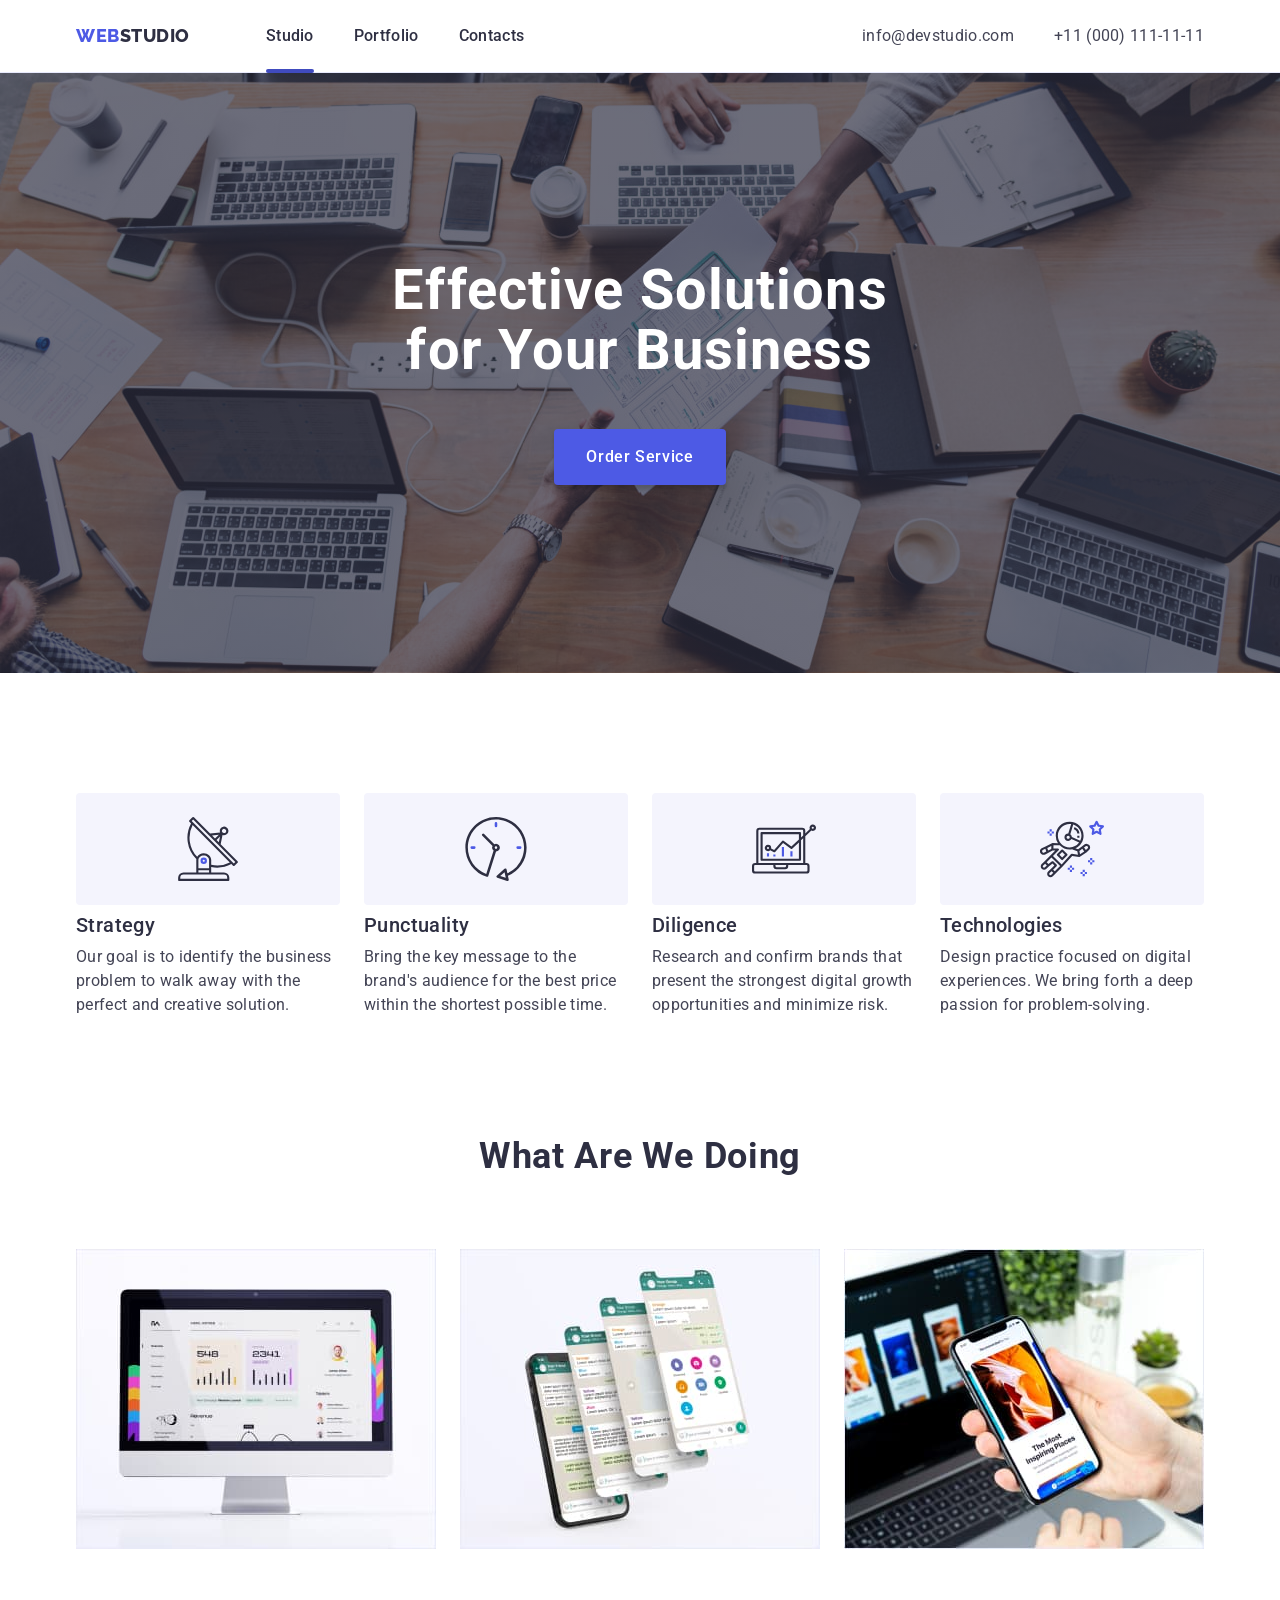
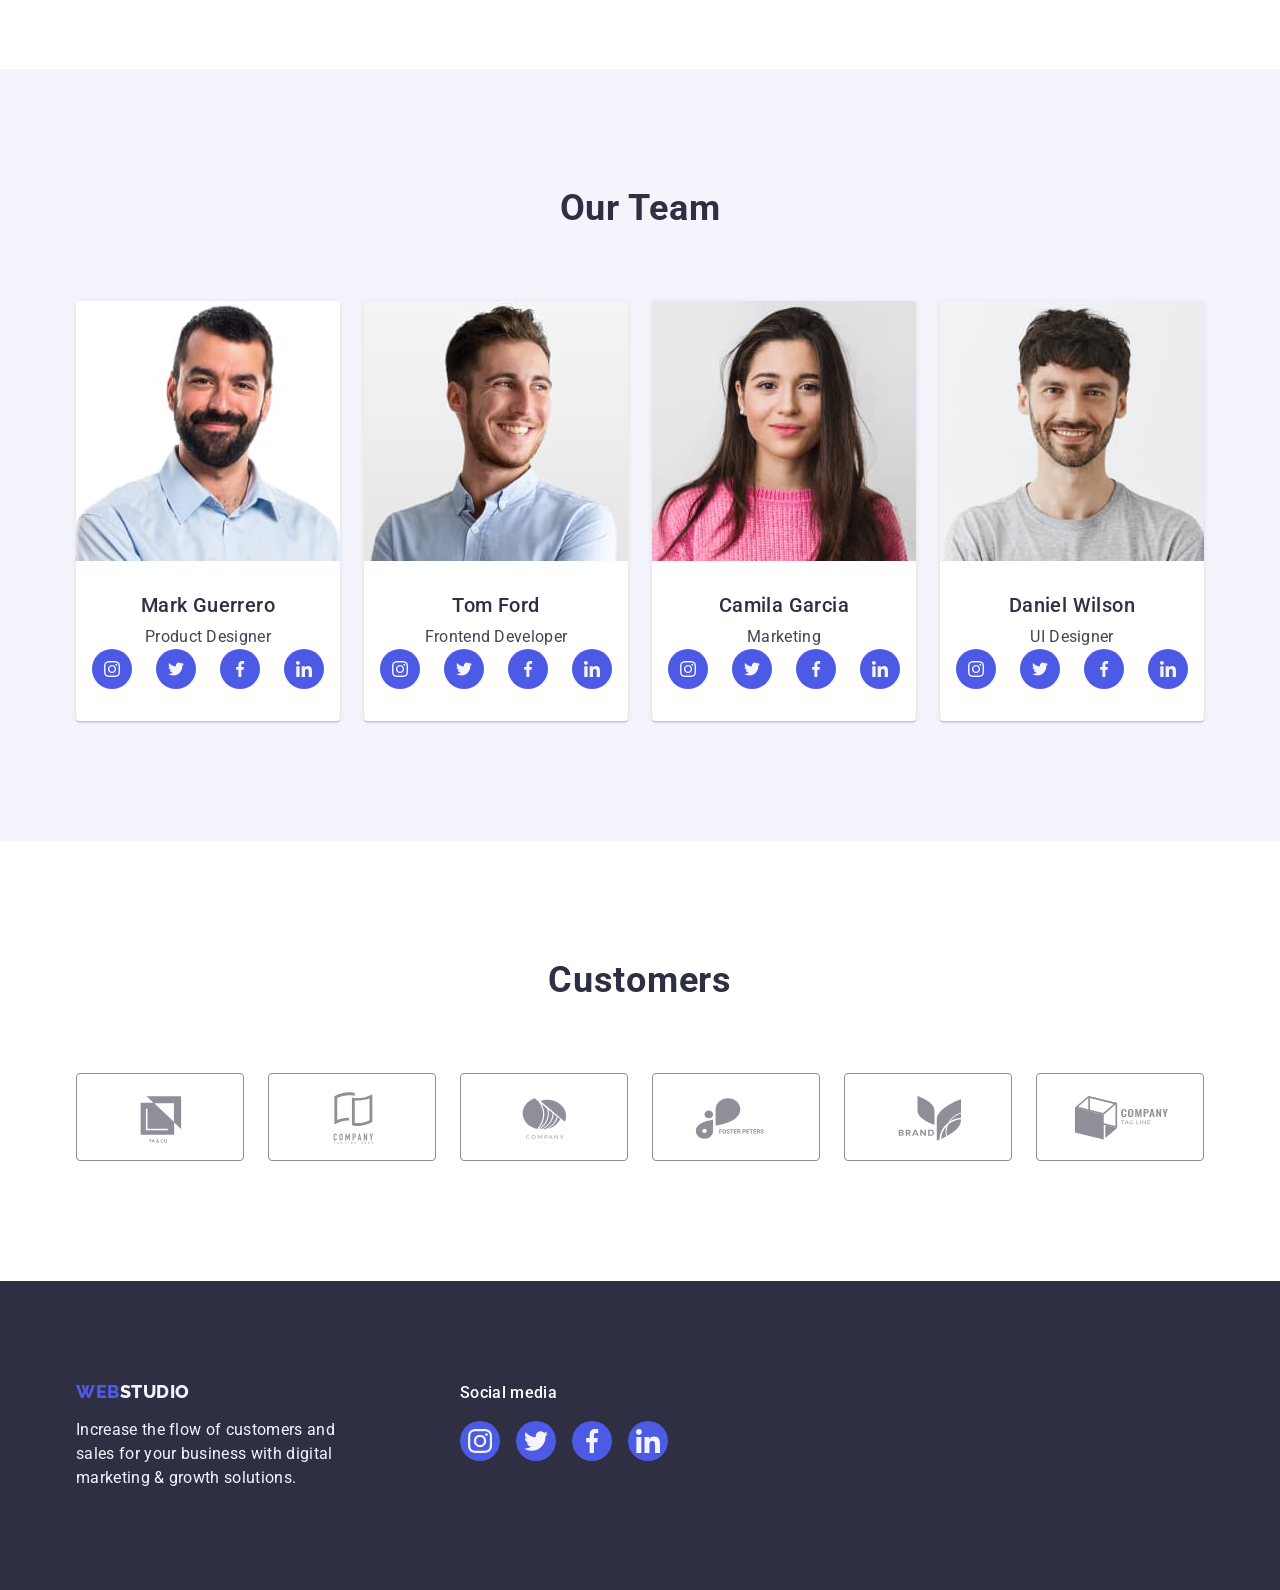
<file: index.html>
<!DOCTYPE html>
<html lang="en">
  <head>
    <meta charset="UTF-8" />
    <meta name="viewport" content="width=device-width, initial-scale=1.0" />
    <title>WebStudio</title>
    <link rel="preconnect" href="https://fonts.googleapis.com" />
    <link rel="preconnect" href="https://fonts.gstatic.com" crossorigin />
    <link
      href="https://fonts.googleapis.com/css2?family=Raleway:wght@800&family=Roboto:wght@400;500;700;900&display=swap"
      rel="stylesheet"
    />
    <link
      rel="stylesheet"
      href="https://cdnjs.cloudflare.com/ajax/libs/modern-normalize/2.0.0/modern-normalize.min.css"
    />
    <link rel="stylesheet" href="./css/style.css" />
  </head>
  <body>
    <header class="header">
      <div class="container header__container">
        <nav class="header__menu">
          <a href="./index.html" class="logo link">Web<span class="logo__part">Studio</span></a>
          <ul class="menu__list list">
            <li class="menu__list-item">
              <a href="./index.html" class="menu__list-link link current">Studio</a>
            </li>
            <li class="menu__list-item">
              <a href="./portfolio.html" class="menu__list-link link">Portfolio</a>
            </li>
            <li class="menu__list-item">
              <a href="" class="menu__list-link link">Contacts</a>
            </li>
          </ul>
        </nav>
        <address class="address">
          <ul class="address__list list">
            <li class="address__list-item">
              <a href="mailto:info@devstudio.com" class="address-link link">info@devstudio.com</a>
            </li>
            <li class="address__list-item">
              <a href="tel:+110001111111" class="address-link link">+11 (000) 111-11-11</a>
            </li>
          </ul>
        </address>
      </div>
    </header>

    <main class="main">
      <section class="banner section">
        <div class="container banner__container">
          <h1 class="main__title">Effective Solutions for Your Business</h1>
          <button type="button" class="main__btn" data-modal-open>Order Service</button>
        </div>
      </section>

      <section class="benefits section">
        <div class="container benefits__container">
          <h2 class="benefits__title visually-hidden">Benefits</h2>
          <ul class="benefits__list list">
            <li class="benefits__list-item">
              <div class="benefits__item-box">
                <svg class="benefits__item-svg" width="64" height="64">
                  <use href="./images/icons.svg#icon-antenna"></use>
                </svg>
              </div>
              <h3 class="benefits__item-title">Strategy</h3>
              <p class="benefits__item-text">
                Our goal is to identify the business problem to walk away with the perfect and
                creative solution.
              </p>
            </li>
            <li class="benefits__list-item">
              <div class="benefits__item-box">
                <svg class="benefits__item-svg" width="64" height="64">
                  <use href="./images/icons.svg#icon-clock"></use>
                </svg>
              </div>
              <h3 class="benefits__item-title">Punctuality</h3>
              <p class="benefits__item-text">
                Bring the key message to the brand's audience for the best price within the shortest
                possible time.
              </p>
            </li>
            <li class="benefits__list-item">
              <div class="benefits__item-box">
                <svg class="benefits__item-svg" width="64" height="64">
                  <use href="./images/icons.svg#icon-diagram"></use>
                </svg>
              </div>
              <h3 class="benefits__item-title">Diligence</h3>
              <p class="benefits__item-text">
                Research and confirm brands that present the strongest digital growth opportunities
                and minimize risk.
              </p>
            </li>
            <li class="benefits__list-item">
              <div class="benefits__item-box">
                <svg class="benefits__item-svg" width="64" height="64">
                  <use href="./images/icons.svg#icon-astronaut"></use>
                </svg>
              </div>
              <h3 class="benefits__item-title">Technologies</h3>
              <p class="benefits__item-text">
                Design practice focused on digital experiences. We bring forth a deep passion for
                problem-solving.
              </p>
            </li>
          </ul>
        </div>
      </section>

      <section class="services section">
        <div class="container services__container">
          <h2 class="services__title title">What are we doing</h2>
          <ul class="services__list list">
            <li class="services__list-item">
              <img
                src="./images/services-img1.jpg"
                alt="monitor"
                class="services__item-img"
                width="360"
              />
            </li>
            <li class="services__list-item">
              <img
                src="./images/services-img2.jpg"
                alt="mobile-app"
                class="services__item-img"
                width="360"
              />
            </li>
            <li class="services__list-item">
              <img
                src="./images/services-img3.jpg"
                alt="sync with PC"
                class="services__item-img"
                width="360"
              />
            </li>
          </ul>
        </div>
      </section>

      <section class="team section">
        <div class="container team__container">
          <h2 class="team__title title">Our Team</h2>
          <ul class="team__list list">
            <li class="team__list-item">
              <img src="./images/team-img1.jpg" alt="people1" class="team__item-img" width="264" />
              <div class="team__item-box">
                <h3 class="team__item-title">Mark Guerrero</h3>
                <p class="team__item-text">Product Designer</p>
                <!-- social list -->
                <ul class="team__item-social-list list">
                  <li class="team__item-social-item">
                    <a href="" class="team__item-social-link">
                      <svg class="team__item-social-svg" width="16" height="16">
                        <use href="./images/icons.svg#icon-instagram"></use>
                      </svg>
                    </a>
                  </li>
                  <li class="team__item-social-item">
                    <a href="" class="team__item-social-link">
                      <svg class="team__item-social-svg" width="16" height="16">
                        <use href="./images/icons.svg#icon-twitter"></use>
                      </svg>
                    </a>
                  </li>
                  <li class="team__item-social-item">
                    <a href="" class="team__item-social-link">
                      <svg class="team__item-social-svg" width="16" height="16">
                        <use href="./images/icons.svg#icon-facebook"></use>
                      </svg>
                    </a>
                  </li>
                  <li class="team__item-social-item">
                    <a href="" class="team__item-social-link">
                      <svg class="team__item-social-svg" width="16" height="16">
                        <use href="./images/icons.svg#icon-linkedin"></use>
                      </svg>
                    </a>
                  </li>
                </ul>
              </div>
            </li>
            <li class="team__list-item">
              <img src="./images/team-img2.jpg" alt="people2" class="team__item-img" width="264" />
              <div class="team__item-box">
                <h3 class="team__item-title">Tom Ford</h3>
                <p class="team__item-text">Frontend Developer</p>
                <!-- social list -->
                <ul class="team__item-social-list list">
                  <li class="team__item-social-item">
                    <a href="" class="team__item-social-link">
                      <svg class="team__item-social-svg" width="16" height="16">
                        <use href="./images/icons.svg#icon-instagram"></use>
                      </svg>
                    </a>
                  </li>
                  <li class="team__item-social-item">
                    <a href="" class="team__item-social-link">
                      <svg class="team__item-social-svg" width="16" height="16">
                        <use href="./images/icons.svg#icon-twitter"></use>
                      </svg>
                    </a>
                  </li>
                  <li class="team__item-social-item">
                    <a href="" class="team__item-social-link">
                      <svg class="team__item-social-svg" width="16" height="16">
                        <use href="./images/icons.svg#icon-facebook"></use>
                      </svg>
                    </a>
                  </li>
                  <li class="team__item-social-item">
                    <a href="" class="team__item-social-link">
                      <svg class="team__item-social-svg" width="16" height="16">
                        <use href="./images/icons.svg#icon-linkedin"></use>
                      </svg>
                    </a>
                  </li>
                </ul>
              </div>
            </li>
            <li class="team__list-item">
              <img src="./images/team-img3.jpg" alt="people3" class="team__item-img" width="264" />
              <div class="team__item-box">
                <h3 class="team__item-title">Camila Garcia</h3>
                <p class="team__item-text">Marketing</p>
                <!-- social list -->
                <ul class="team__item-social-list list">
                  <li class="team__item-social-item">
                    <a href="" class="team__item-social-link">
                      <svg class="team__item-social-svg" width="16" height="16">
                        <use href="./images/icons.svg#icon-instagram"></use>
                      </svg>
                    </a>
                  </li>
                  <li class="team__item-social-item">
                    <a href="" class="team__item-social-link">
                      <svg class="team__item-social-svg" width="16" height="16">
                        <use href="./images/icons.svg#icon-twitter"></use>
                      </svg>
                    </a>
                  </li>
                  <li class="team__item-social-item">
                    <a href="" class="team__item-social-link">
                      <svg class="team__item-social-svg" width="16" height="16">
                        <use href="./images/icons.svg#icon-facebook"></use>
                      </svg>
                    </a>
                  </li>
                  <li class="team__item-social-item">
                    <a href="" class="team__item-social-link">
                      <svg class="team__item-social-svg" width="16" height="16">
                        <use href="./images/icons.svg#icon-linkedin"></use>
                      </svg>
                    </a>
                  </li>
                </ul>
              </div>
            </li>
            <li class="team__list-item">
              <img src="./images/team-img4.jpg" alt="people4" class="team__item-img" width="264" />
              <div class="team__item-box">
                <h3 class="team__item-title">Daniel Wilson</h3>
                <p class="team__item-text">UI Designer</p>
                <!-- social list -->
                <ul class="team__item-social-list list">
                  <li class="team__item-social-item">
                    <a href="" class="team__item-social-link">
                      <svg class="team__item-social-svg" width="16" height="16">
                        <use href="./images/icons.svg#icon-instagram"></use>
                      </svg>
                    </a>
                  </li>
                  <li class="team__item-social-item">
                    <a href="" class="team__item-social-link">
                      <svg class="team__item-social-svg" width="16" height="16">
                        <use href="./images/icons.svg#icon-twitter"></use>
                      </svg>
                    </a>
                  </li>
                  <li class="team__item-social-item">
                    <a href="" class="team__item-social-link">
                      <svg class="team__item-social-svg" width="16" height="16">
                        <use href="./images/icons.svg#icon-facebook"></use>
                      </svg>
                    </a>
                  </li>
                  <li class="team__item-social-item">
                    <a href="" class="team__item-social-link">
                      <svg class="team__item-social-svg" width="16" height="16">
                        <use href="./images/icons.svg#icon-linkedin"></use>
                      </svg>
                    </a>
                  </li>
                </ul>
              </div>
            </li>
          </ul>
        </div>
      </section>
      <section class="customers">
        <div class="container">
          <h2 class="customers__title title">Customers</h2>
          <ul class="customers__list list">
            <li class="customers__item">
              <a href="" class="customers__item-box">
                <svg class="customers__item-svg" width="104" height="56">
                  <use href="./images/icons.svg#icon-icon1"></use>
                </svg>
              </a>
            </li>
            <li class="customers__item">
              <a href="" class="customers__item-box">
                <svg class="customers__item-svg" width="104" height="56">
                  <use href="./images/icons.svg#icon-icon2"></use>
                </svg>
              </a>
            </li>
            <li class="customers__item">
              <a href="" class="customers__item-box">
                <svg class="customers__item-svg" width="104" height="56">
                  <use href="./images/icons.svg#icon-icon3"></use>
                </svg>
              </a>
            </li>
            <li class="customers__item">
              <a href="" class="customers__item-box">
                <svg class="customers__item-svg" width="104" height="56">
                  <use href="./images/icons.svg#icon-icon4"></use>
                </svg>
              </a>
            </li>
            <li class="customers__item">
              <a href="" class="customers__item-box">
                <svg class="customers__item-svg" width="104" height="56">
                  <use href="./images/icons.svg#icon-icon5"></use>
                </svg>
              </a>
            </li>
            <li class="customers__item">
              <a href="" class="customers__item-box">
                <svg class="customers__item-svg" width="104" height="56">
                  <use href="./images/icons.svg#icon-icon6"></use>
                </svg>
              </a>
            </li>
          </ul>
        </div>
      </section>
    </main>

    <footer class="footer section">
      <div class="container footer__container">
        <div class="footer__left">
          <a href="./index.html" class="logo link footer__logo"
            >Web<span class="logo__part">Studio</span></a
          >
          <p class="footer__text">
            Increase the flow of customers and sales for your business with digital marketing &
            growth solutions.
          </p>
        </div>
        <div class="footer__right">
          <p class="footer__social-title"> Social media </p>
          <ul class="footer__social-list list">
            <li class="footer__social-item">
              <a
                href=""
                class="footer__social-link"
                target="_blank"
                rel="noopened noreffered"
                aria-label="instagram link"
              >
                <svg class="footer__social-svg" width="24" height="24">
                  <use href="./images/icons.svg#icon-instagram"></use>
                </svg>
              </a>
            </li>
            <li class="footer__social-item">
              <a
                href=""
                class="footer__social-link"
                target="_blank"
                rel="noopened noreffered"
                aria-label="twitter link"
              >
                <svg class="footer__social-svg" width="24" height="24">
                  <use href="./images/icons.svg#icon-twitter"></use>
                </svg>
              </a>
            </li>
            <li class="footer__social-item">
              <a
                href=""
                class="footer__social-link"
                target="_blank"
                rel="noopened noreffered"
                aria-label="facebook link"
              >
                <svg class="footer__social-svg" width="24" height="24">
                  <use href="./images/icons.svg#icon-facebook"></use>
                </svg>
              </a>
            </li>
            <li class="footer__social-item">
              <a
                href=""
                class="footer__social-link"
                target="_blank"
                rel="noopened noreffered"
                aria-label="linkedin link"
              >
                <svg class="footer__social-svg" width="24" height="24">
                  <use href="./images/icons.svg#icon-linkedin"></use>
                </svg>
              </a>
            </li>
          </ul>
        </div>
      </div>
    </footer>
    <div class="backdrop is-hidden" data-modal>
      <div class="modal">
        <button class="modal-btn" type="button" data-modal-close>
          <svg class="modal-btn-svg" width="8" height="8">
            <use href="./images/icons.svg#icon-close"></use>
          </svg>
        </button>
      </div>
    </div>
    <script src="./js/modal.js"></script>
  </body>
</html>
</file>
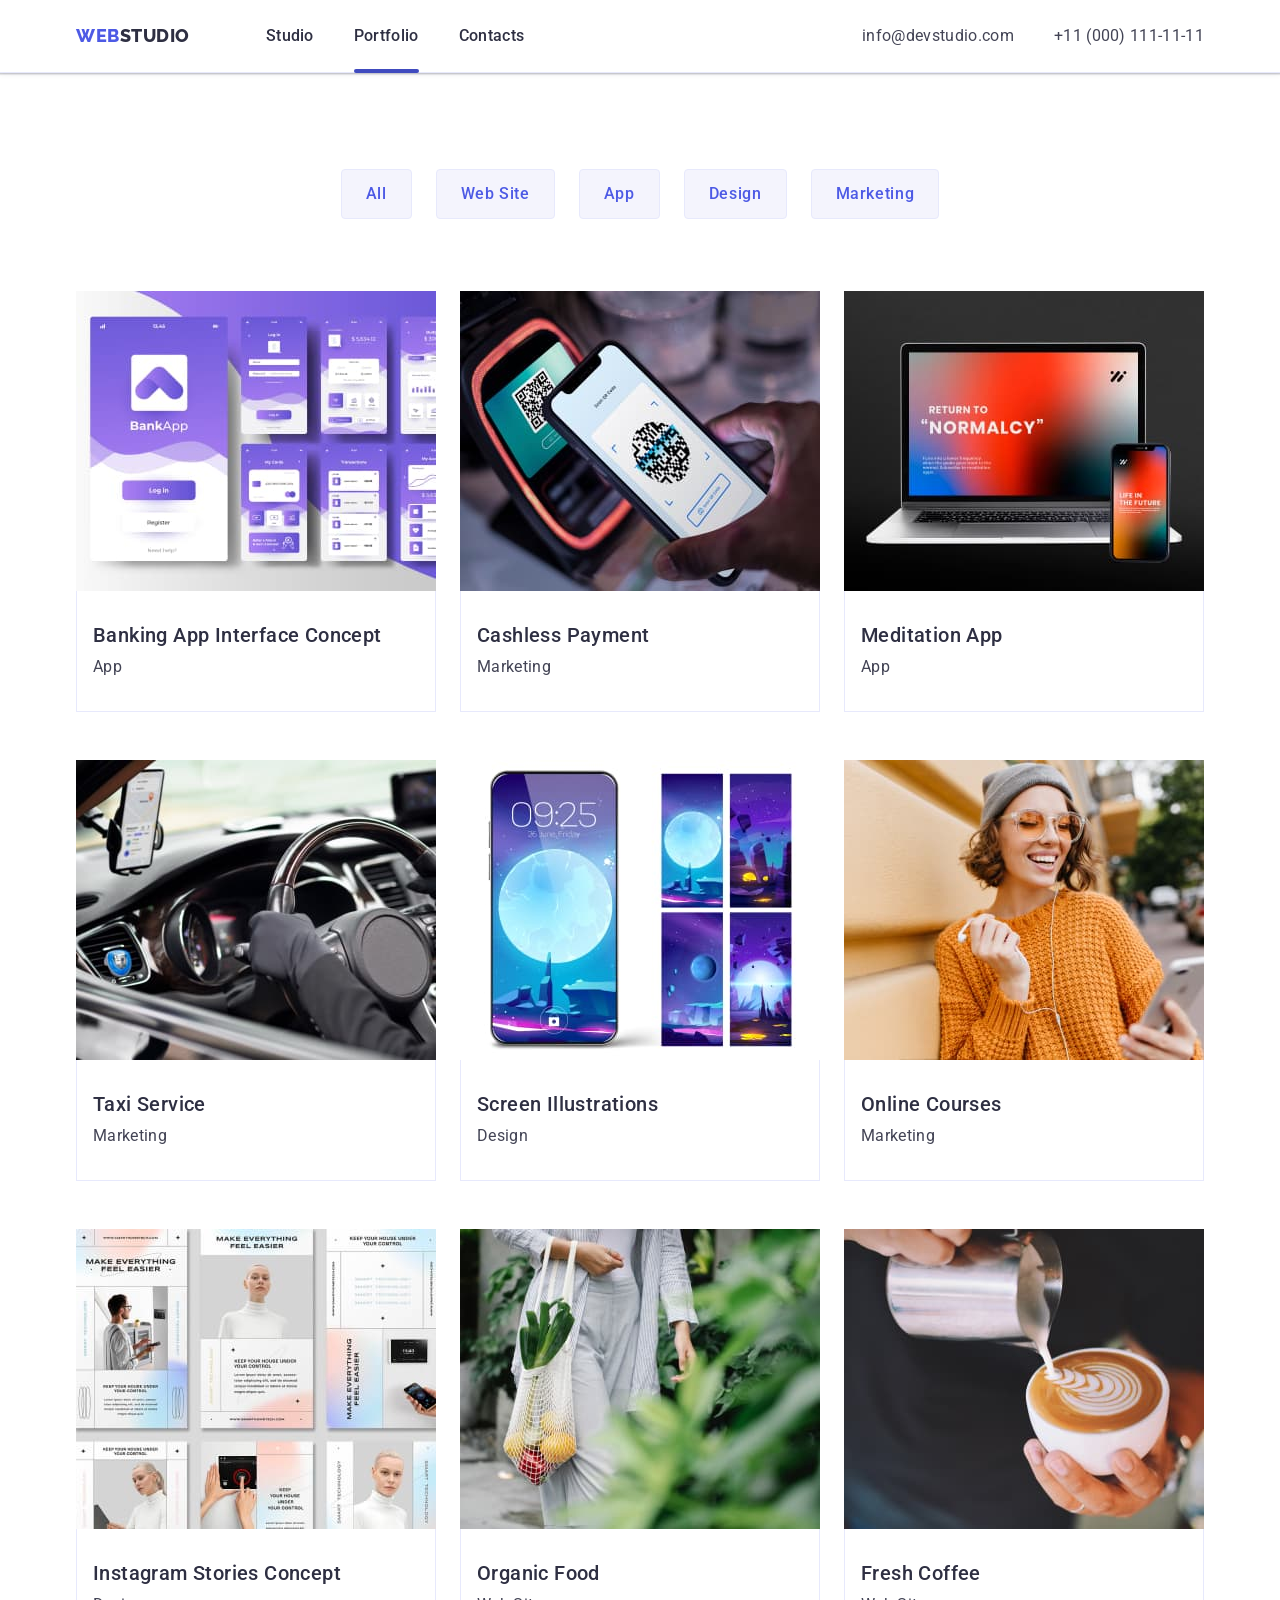
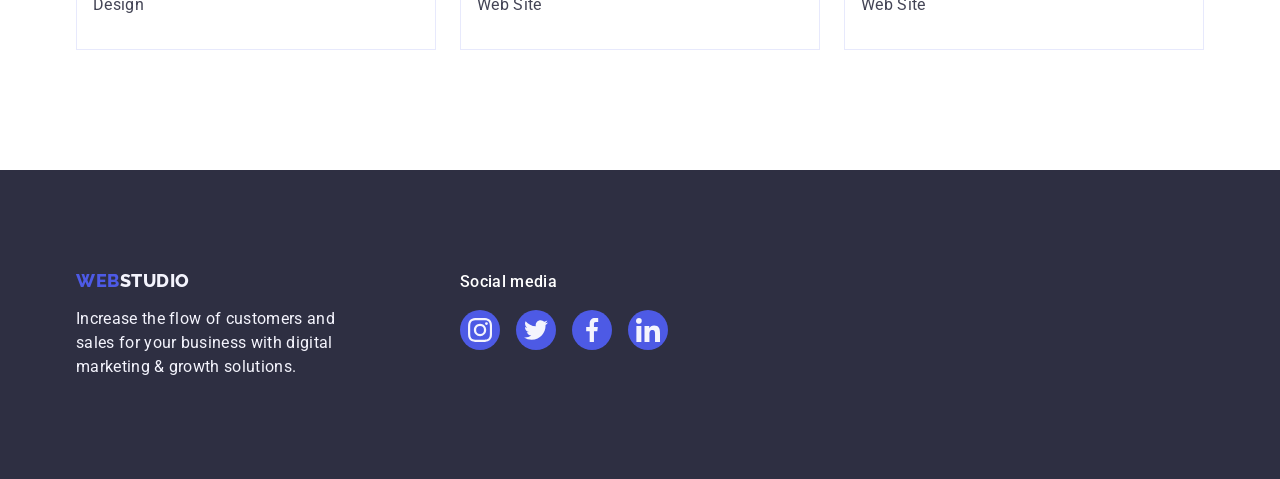
<file: portfolio.html>
<!DOCTYPE html>
<html lang="en">
  <head>
    <meta charset="UTF-8" />
    <meta name="viewport" content="width=device-width, initial-scale=1.0" />
    <title>Portfolio</title>
    <link rel="preconnect" href="https://fonts.googleapis.com" />
    <link rel="preconnect" href="https://fonts.gstatic.com" crossorigin />
    <link
      href="https://fonts.googleapis.com/css2?family=Raleway:wght@800&family=Roboto:wght@400;500;700;900&display=swap"
      rel="stylesheet"
    />
    <link
      rel="stylesheet"
      href="https://cdnjs.cloudflare.com/ajax/libs/modern-normalize/2.0.0/modern-normalize.min.css"
    />
    <link rel="stylesheet" href="./css/style.css" />
  </head>
  <body>
    <header class="header">
      <div class="container header__container">
        <nav class="header__menu">
          <a href="./index.html" class="logo link">Web<span class="logo__part">Studio</span></a>
          <ul class="menu__list list">
            <li class="menu__list-item">
              <a href="./index.html" class="menu__list-link link">Studio</a>
            </li>
            <li class="menu__list-item">
              <a href="./portfolio.html" class="menu__list-link link current">Portfolio</a>
            </li>
            <li class="menu__list-item">
              <a href="" class="menu__list-link link">Contacts</a>
            </li>
          </ul>
        </nav>
        <address class="address">
          <ul class="address__list list">
            <li class="address__list-item">
              <a href="mailto:info@devstudio.com" class="address-link link">info@devstudio.com</a>
            </li>
            <li class="address__list-item">
              <a href="tel:+110001111111" class="address-link link">+11 (000) 111-11-11</a>
            </li>
          </ul>
        </address>
      </div>
    </header>

    <main class="main">
      <section class="cards section">
        <div class="container cards__container">
          <h1 class="visually-hidden">MAIN</h1>
          <ul class="filters__list list">
            <li class="filters__item">
              <button class="filters__btn" type="button">All</button>
            </li>
            <li class="filters__item">
              <button class="filters__btn" type="button">Web Site</button>
            </li>
            <li class="filters__item">
              <button class="filters__btn" type="button">App</button>
            </li>
            <li class="filters__item">
              <button class="filters__btn" type="button">Design</button>
            </li>
            <li class="filters__item">
              <button class="filters__btn" type="button">Marketing</button>
            </li>
          </ul>
          <ul class="cards__list list">
            <li class="cards__item">
              <a class="cards__item-link link" href="#">
                <div class="cards__item-upbox">
                  <img
                    src="./images/s2-1.jpg"
                    alt="Banking App"
                    class="cards__item-img"
                    width="360"
                  />
                  <p class="cards__item-overlay-text">
                    14 Stylish and User-Friendly App Design Concepts · Task Manager App · Calorie
                    Tracker App · Exotic Fruit Ecommerce App · Cloud Storage App
                  </p>
                </div>
                <div class="cards__item-box">
                  <h2 class="cards__item-title">Banking App Interface Concept</h2>
                  <p class="cards__item-text">App</p>
                </div>
              </a>
            </li>
            <li class="cards__item">
              <a class="cards__item-link link" href="#">
                <div class="cards__item-upbox">
                  <img
                    src="./images/s2-2.jpg"
                    alt="Cashless Payment"
                    class="cards__item-img"
                    width="360"
                  />
                  <p class="cards__item-overlay-text">
                    14 Stylish and User-Friendly App Design Concepts · Task Manager App · Calorie
                    Tracker App · Exotic Fruit Ecommerce App · Cloud Storage App
                  </p>
                </div>
                <div class="cards__item-box">
                  <h2 class="cards__item-title">Cashless Payment</h2>
                  <p class="cards__item-text">Marketing</p>
                </div>
              </a>
            </li>
            <li class="cards__item">
              <a class="cards__item-link link" href="#">
                <div class="cards__item-upbox">
                  <img
                    src="./images/s2-3.jpg"
                    alt="Meditation App"
                    class="cards__item-img"
                    width="360"
                  />
                  <p class="cards__item-overlay-text">
                    14 Stylish and User-Friendly App Design Concepts · Task Manager App · Calorie
                    Tracker App · Exotic Fruit Ecommerce App · Cloud Storage App
                  </p>
                </div>
                <div class="cards__item-box">
                  <h2 class="cards__item-title">Meditation App</h2>
                  <p class="cards__item-text">App</p>
                </div>
              </a>
            </li>
            <li class="cards__item">
              <a class="cards__item-link link" href="#">
                <div class="cards__item-upbox">
                  <img
                    src="./images/s3-1.jpg"
                    alt="Taxi Service"
                    class="cards__item-img"
                    width="360"
                  />
                  <p class="cards__item-overlay-text">
                    14 Stylish and User-Friendly App Design Concepts · Task Manager App · Calorie
                    Tracker App · Exotic Fruit Ecommerce App · Cloud Storage App
                  </p>
                </div>
                <div class="cards__item-box">
                  <h2 class="cards__item-title">Taxi Service</h2>
                  <p class="cards__item-text">Marketing</p>
                </div>
              </a>
            </li>
            <li class="cards__item">
              <a class="cards__item-link link" href="#">
                <div class="cards__item-upbox">
                  <img
                    src="./images/s3-2.jpg"
                    alt="Screen Illustrations"
                    class="cards__item-img"
                    width="360"
                  />
                  <p class="cards__item-overlay-text">
                    14 Stylish and User-Friendly App Design Concepts · Task Manager App · Calorie
                    Tracker App · Exotic Fruit Ecommerce App · Cloud Storage App
                  </p>
                </div>
                <div class="cards__item-box">
                  <h2 class="cards__item-title">Screen Illustrations</h2>
                  <p class="cards__item-text">Design</p>
                </div>
              </a>
            </li>
            <li class="cards__item">
              <a class="cards__item-link link" href="#">
                <div class="cards__item-upbox">
                  <img
                    src="./images/s3-3.jpg"
                    alt="Online Courses"
                    class="cards__item-img"
                    width="360"
                  />
                  <p class="cards__item-overlay-text">
                    14 Stylish and User-Friendly App Design Concepts · Task Manager App · Calorie
                    Tracker App · Exotic Fruit Ecommerce App · Cloud Storage App
                  </p>
                </div>
                <div class="cards__item-box">
                  <h2 class="cards__item-title">Online Courses</h2>
                  <p class="cards__item-text">Marketing</p>
                </div>
              </a>
            </li>
            <li class="cards__item">
              <a class="cards__item-link link" href="#">
                <div class="cards__item-upbox">
                  <img
                    src="./images/s4-1.jpg"
                    alt="Instagram Stories Concept"
                    class="cards__item-img"
                    width="360"
                  />
                  <p class="cards__item-overlay-text">
                    14 Stylish and User-Friendly App Design Concepts · Task Manager App · Calorie
                    Tracker App · Exotic Fruit Ecommerce App · Cloud Storage App
                  </p>
                </div>
                <div class="cards__item-box">
                  <h2 class="cards__item-title">Instagram Stories Concept</h2>
                  <p class="cards__item-text">Design</p>
                </div>
              </a>
            </li>
            <li class="cards__item">
              <a class="cards__item-link link" href="#">
                <div class="cards__item-upbox">
                  <img
                    src="./images/s4-2.jpg"
                    alt="Organic Food"
                    class="cards__item-img"
                    width="360"
                  />
                  <p class="cards__item-overlay-text">
                    14 Stylish and User-Friendly App Design Concepts · Task Manager App · Calorie
                    Tracker App · Exotic Fruit Ecommerce App · Cloud Storage App
                  </p>
                </div>
                <div class="cards__item-box">
                  <h2 class="cards__item-title">Organic Food</h2>
                  <p class="cards__item-text">Web Site</p>
                </div>
              </a>
            </li>
            <li class="cards__item">
              <a class="cards__item-link link" href="#">
                <div class="cards__item-upbox">
                  <img
                    src="./images/s4-3.jpg"
                    alt="Fresh Coffee"
                    class="cards__item-img"
                    width="360"
                  />
                  <p class="cards__item-overlay-text">
                    14 Stylish and User-Friendly App Design Concepts · Task Manager App · Calorie
                    Tracker App · Exotic Fruit Ecommerce App · Cloud Storage App
                  </p>
                </div>
                <div class="cards__item-box">
                  <h2 class="cards__item-title">Fresh Coffee</h2>
                  <p class="cards__item-text">Web Site</p>
                </div>
              </a>
            </li>
          </ul>
        </div>
      </section>
    </main>

    <footer class="footer section">
      <div class="container footer__container">
        <div class="footer__left">
          <a href="./index.html" class="logo link footer__logo"
            >Web<span class="logo__part">Studio</span></a
          >
          <p class="footer__text">
            Increase the flow of customers and sales for your business with digital marketing &
            growth solutions.
          </p>
        </div>
        <div class="footer__right">
          <p class="footer__social-title"> Social media </p>
          <ul class="footer__social-list list">
            <li class="footer__social-item">
              <a
                href=""
                class="footer__social-link"
                target="_blank"
                rel="noopened noreffered"
                aria-label="instagram link"
              >
                <svg class="footer__social-svg" width="24" height="24">
                  <use href="./images/icons.svg#icon-instagram"></use>
                </svg>
              </a>
            </li>
            <li class="footer__social-item">
              <a
                href=""
                class="footer__social-link"
                target="_blank"
                rel="noopened noreffered"
                aria-label="twitter link"
              >
                <svg class="footer__social-svg" width="24" height="24">
                  <use href="./images/icons.svg#icon-twitter"></use>
                </svg>
              </a>
            </li>
            <li class="footer__social-item">
              <a
                href=""
                class="footer__social-link"
                target="_blank"
                rel="noopened noreffered"
                aria-label="facebook link"
              >
                <svg class="footer__social-svg" width="24" height="24">
                  <use href="./images/icons.svg#icon-facebook"></use>
                </svg>
              </a>
            </li>
            <li class="footer__social-item">
              <a
                href=""
                class="footer__social-link"
                target="_blank"
                rel="noopened noreffered"
                aria-label="linkedin link"
              >
                <svg class="footer__social-svg" width="24" height="24">
                  <use href="./images/icons.svg#icon-linkedin"></use>
                </svg>
              </a>
            </li>
          </ul>
        </div>
      </div>
    </footer>
  </body>
</html>
</file>
<file: css/style.css>
:root {
  --body-text: #434455;
  --iris: #4d5ae5;
  --ocean: #404bbf;
  --navy-blue: #2e2f42;
  --green: #31d0aa;
  --light-slate: #8e8f99;
  --cornflower: #e7e9fc;
  --cloud: #f4f4fd;
  --navy-blue-modal: #2e2f42;
  --grey: #2e2f42;
  --dairy: #fcfcfc;
}

body {
  font-family: 'Roboto', sans-serif;
  color: var(--body-text);
  background-color: #fff;
  line-height: 1.5;
  font-size: 16px;
  letter-spacing: 2%;
  margin: 0;
}
h2 {
  font-weight: 700;
  font-size: 20px;
}
h1,
h2,
h3,
h4,
h5,
h6,
p {
  margin: 0;
}
img {
  display: block;
}

.link {
  text-decoration: none;
  color: inherit;
}
.list {
  list-style: none;
  padding-left: 0;
  margin: 0;
}
img {
  display: block;
}
.container {
  width: 1158px;
  margin: 0 auto;
  padding: 0 15px;
}
.section {
  padding-left: 30px;
  padding-right: 30px;
}
.visually-hidden {
  position: absolute;
  width: 1px;
  height: 1px;
  margin: -1px;
  border: 0;
  padding: 0;
  white-space: nowrap;
  clip-path: inset(100%);
  clip: rect(0 0 0 0);
  overflow: hidden;
}
.title {
  font-size: 36px;
  line-height: 1.11;
  text-align: center;
  letter-spacing: 0.02em;
  text-transform: capitalize;
  color: var(--navy-blue);
  margin-bottom: 72px;
}
/* HEADER*/
.header {
  border-bottom: 1px solid var(--cornflower);
  box-shadow: 0px 2px 1px rgba(46, 47, 66, 0.08), 0px 1px 1px rgba(46, 47, 66, 0.16),
    0px 1px 6px rgba(46, 47, 66, 0.08);
}
.header__container {
  display: flex;
  align-items: center;
  padding: 0 15px;
}
.header__menu {
  display: flex;
  margin-right: auto;
  align-items: center;
}

.logo {
  font-family: 'Raleway', sans-serif;
  text-transform: uppercase;
  font-size: 18px;
  line-height: 1.17;
  letter-spacing: 0.03em;
  font-weight: 800;
  text-decoration: none;
  color: var(--iris);
  margin-right: 76px;
}
.logo span {
  color: var(--navy-blue);
}

.menu__list {
  color: var(--navy-blue);
  font-weight: 500;
  list-style: none;
  display: flex;
  gap: 40px;
}
.menu__list-item {
  /* padding: 24px 0px; */
  display: flex;
}

.menu__list-link {
  transition: color 250ms cubic-bezier(0.4, 0, 0.2, 1);
  position: relative;
}

.current::after {
  content: '';
  position: absolute;
  left: 0;
  bottom: -1px;
  width: 100%;
  height: 4px;
  background-color: var(--ocean);
  border-radius: 2px;
  color: var(--ocean);
}

.menu__list-link:hover,
.menu__list-link:focus {
  color: var(--ocean);
}
.menu__list-link {
  padding: 24px 0px;
  letter-spacing: 0.02em;
}

.address-link {
  font-style: normal;
  transition: color 250ms cubic-bezier(0.4, 0, 0.2, 1);
}

.address-link:hover,
.address-link:focus {
  color: var(--ocean);
}
.address__list {
  letter-spacing: 0.02em;
  display: flex;
  gap: 40px;
}

/*Banner*/
.banner {
  background-image: linear-gradient(rgba(46, 47, 66, 0.7), rgba(46, 47, 66, 0.7)),
    url(../images/hero-bg.jpg);
  background-repeat: no-repeat;
  background-position: center;
  background-size: cover;
  background-color: var(--navy-blue);
  padding: 188px 0;
  max-width: 1440px;
  margin: 0 auto;
}

.banner__container {
  text-align: center;
}

.main__title {
  font-size: 56px;
  line-height: 1.07;
  text-align: center;
  letter-spacing: 0.02em;
  color: #fff;
  max-width: 496px;
  margin-right: auto;
  margin-left: auto;
  margin-bottom: 48px;
}
.main__btn {
  background-color: var(--iris);
  font-family: inherit;
  font-weight: 500;
  font-size: 16px;
  line-height: 1.5;
  letter-spacing: 0.04em;
  color: #fff;
  cursor: pointer;
  border: none;
  border-radius: 4px;
  box-shadow: 0px 4px 4px 0px rgba(0, 0, 0, 0.15);
  padding: 16px 32px;
  display: block;
  min-width: 169px;
  margin: 0 auto;

  transition: background-color 250ms cubic-bezier(0.4, 0, 0.2, 1);
}
.main__btn:hover,
.main__btn:focus {
  background-color: var(--ocean);
}
/* benefits*/
.benefits {
  padding: 120px 0;
}
.benefits__container {
}
.benefits__list {
  display: flex;
  gap: 24px;
}

.benefits__list-item {
  min-width: 264px;
  width: calc((100% - 72px) / 4);
}
.benefits__item-box {
  display: flex;
  justify-content: center;
  align-items: center;
  padding: 24px 100px;
  border-radius: 4px;
  background: var(--cloud);
  margin-bottom: 8px;
}
.benefits__item-title {
  margin-bottom: 8px;
}
.benefits__title {
  font-weight: 500;
  font-size: 20px;
  line-height: 1.2;
  letter-spacing: 0.02em;
  color: var(--navy-blue);
}
.benefits__item-title {
  font-weight: 500;
  font-size: 20px;
  line-height: 1.2;
  letter-spacing: 0.02em;
  color: var(--navy-blue);
}
.benefits__item-text {
  letter-spacing: 0.02em;
}

/*Services*/
.services {
  padding-bottom: 120px;
}

.services__list {
  display: flex;
  gap: 24px;
}
.services__list-item {
  width: calc((100% - 48px) / 3);
}

/*TEAM*/
.team {
  background-color: var(--cloud);
  padding: 120px 0;
}
.team__container {
}

.team__list {
  display: flex;
  gap: 24px;
}
.team__list-item {
  background-color: #ffffff;
  width: calc((100%-72px) / 4);
  border-radius: 0px 0px 4px 4px;
  border-radius: 0px 0px 4px 4px;
  background: var(--WHITE, #fff);
  box-shadow: 0px 2px 1px 0px rgba(46, 47, 66, 0.08), 0px 1px 1px 0px rgba(46, 47, 66, 0.16),
    0px 1px 6px 0px rgba(46, 47, 66, 0.08);
}
.team__item-box {
  padding: 32px 0;
  text-align: center;
}
.team__item-title {
  font-weight: 500;
  font-size: 20px;
  line-height: 1.2;
  letter-spacing: 0.02em;
  color: var(--navy-blue);
  margin-bottom: 8px;
}
.team__item-text {
  letter-spacing: 0.02em;
}
.team__item-social-list {
  display: flex;
  align-items: center;
  justify-content: center;
  gap: 24px;
}
.team__item-social-link {
  display: flex;
  justify-content: center;
  align-items: center;
  background-color: var(--iris);
  border-radius: 50%;
  color: var(--cloud);
  transition: background-color 250ms cubic-bezier(0.4, 0, 0.2, 1);

  padding: 12px;
}
.team__item-social-svg {
  fill: currentColor;
}
.team__item-social-link:hover,
.team__item-social-link:focus {
  background-color: var(--ocean);
}
/* FILTERS */
.filters__list {
  display: flex;
  justify-content: center;
  margin-bottom: 72px;
  gap: 24px;
}
.filters__item {
  text-align: center;
}

.filters__btn {
  padding: 12px 24px;
  background-color: var(--cloud);
  border: 1px solid var(--cornflower);
  color: var(--iris);
  font-weight: 500;
  font-family: inherit;
  cursor: pointer;
  font-size: 16px;
  line-height: 1.5;
  letter-spacing: 0.04em;
  border-radius: 4px;
  transition: color 250ms cubic-bezier(0.4, 0, 0.2, 1),
    background-color 250ms cubic-bezier(0.4, 0, 0.2, 1),
    border-color 250ms cubic-bezier(0.4, 0, 0.2, 1), box-shadow 250ms cubic-bezier(0.4, 0, 0.2, 1);
}
.filters__btn:hover,
.filters__btn:focus {
  background-color: var(--ocean);
  border: 1px solid transparent;
  color: #fff;
  box-shadow: 0px 2px 2px 0px rgba(0, 0, 0, 0.12), 0px 2px 1px 0px rgba(0, 0, 0, 0.08),
    0px 3px 1px 0px rgba(0, 0, 0, 0.1);
}
/* CARDS */
.cards {
  padding: 96px 0 120px 0;
}

.cards__list {
  display: flex;
  flex-wrap: wrap;
  gap: 48px 24px;
}
.cards__item {
  width: calc((100% - 48px) / 3);
}

.cards__item-link {
  display: block;
  transition: box-shadow 250ms cubic-bezier(0.4, 0, 0.2, 1);
}
.cards__item-link:hover,
.cards__item-link:focus {
  box-shadow: 0px 1px 6px rgba(46, 47, 66, 0.08), 0px 1px 1px rgba(46, 47, 66, 0.16),
    0px 2px 1px rgba(46, 47, 66, 0.08);
}

.cards__item-link:hover .cards__item-overlay-text,
.cards__item-link:focus .cards__item-overlay-text {
  transform: translateY(0%);
}

.cards__item-upbox {
  position: relative;
  overflow: hidden;
}

.cards__item-overlay-text {
  position: absolute;
  top: 0;
  font-size: 16px;
  line-height: 1.5; /* 150% */
  letter-spacing: 0.02em;
  color: var(--cloud);
  padding: 40px 32px;
  background-color: var(--iris);
  height: 100%;
  width: 100%;
  transform: translateY(100%);
  transition: transform 250ms cubic-bezier(0.4, 0, 0.2, 1);
}

.cards__item:hover .cards__item-overlay,
.cards__item:focus .cards__item-overlay {
  transform: translateY(0%);
}

.cards__item-box {
  text-align: left;
  padding: 32px 16px;
  border-left: 1px solid var(--cornflower);
  border-right: 1px solid var(--cornflower);
  border-bottom: 1px solid var(--cornflower);
}
.cards__item-title {
  color: var(--navy-blue);
  font-weight: 500;
  font-size: 20px;
  line-height: 1.2;
  letter-spacing: 0.02em;
  margin-bottom: 8px;
}
.cards__item-text {
  font-size: 16px;
  line-height: 1.5;
  letter-spacing: 0.02em;
  color: var(--body-text);
}
/* CUSTOMERS */
.customers {
  padding: 120px 0;
}
.customers__title {
}
.customers__list {
  display: flex;
  gap: 24px;
}
.customers__item-box {
  width: 100%;
  height: 100%;
  width: 168px;
  height: 88px;
  display: flex;
  justify-content: center;
  align-items: center;
  padding: 16px 32px;
  border: 1px solid var(--light-slate);
  border-radius: 4px;
  color: var(--light-slate);
  transition: border-color 250ms cubic-bezier(0.4, 0, 0.2, 1),
    color 250ms cubic-bezier(0.4, 0, 0.2, 1);
}
.customers__item-svg {
  fill: currentColor;
}
.customers__item-box:hover,
.customers__item-box:focus {
  border-color: var(--ocean);
  color: var(--ocean);
}

/*Footer*/
.footer {
  background-color: var(--navy-blue);
  padding: 100px 0;
}
.footer > p {
  color: var(--cloud);
}

.footer__container {
  display: flex;

  align-items: baseline;
}
.footer__left {
  margin-right: 120px;
}
.footer__text {
  letter-spacing: 0.02em;
  max-width: 264px;
  color: var(--cloud);
}
.footer .logo span {
  color: var(--cloud);
}
.footer__logo {
  display: inline-block;
  margin-bottom: 16px;
}
.footer__social-title {
  color: var(--WHITE, #fff);
  font-size: 16px;
  font-weight: 500;
  line-height: 1.5; /* 150% */
  letter-spacing: 0.02em;
  margin-bottom: 16px;
}
.footer__social-list {
  display: flex;
  gap: 16px;
}
.footer__social-link {
  display: flex;
  justify-content: center;
  align-items: center;
  padding: 8px;
  border-radius: 50%;
  background-color: var(--iris);
  color: var(--cloud);
  transition: background-color 250ms cubic-bezier(0.4, 0, 0.2, 1);
}
.footer__social-svg {
  fill: currentColor;
}
.footer__social-link:hover,
.footer__social-link:focus {
  background-color: var(--green);
}
/* MODAL */

.backdrop {
  position: fixed;
  top: 0;
  left: 0;
  width: 100vw;
  height: 100vh;
  background: var(--NAVY-BLUE-modal, rgba(46, 47, 66, 0.4));
  transition: opacity 250ms cubic-bezier(0.4, 0, 0.2, 1),
    visibility 250ms cubic-bezier(0.4, 0, 0.2, 1);
}
.modal {
  position: absolute;
  top: 50%;
  left: 50%;
  transform: translate(-50%, -50%) scale(1);

  width: 408px;
  min-height: 584px;
  margin: 0 auto;
  margin-top: 80px;

  border-radius: 4px;
  background: var(--DAIRY, #fcfcfc);
  box-shadow: 0px 2px 1px 0px rgba(0, 0, 0, 0.2), 0px 1px 3px 0px rgba(0, 0, 0, 0.12),
    0px 1px 1px 0px rgba(0, 0, 0, 0.14);

  transition: transform 250ms cubic-bezier(0.4, 0, 0.2, 1);
}

.modal-btn {
  position: absolute;
  display: flex;
  align-items: center;
  justify-content: center;

  height: 24px;
  width: 24px;
  right: 24px;
  top: 24px;
  background-color: var(--cornflower);
  border: 1px solid rgba(0, 0, 0, 0.1);
  border-radius: 50%;
  padding: 0;
  cursor: pointer;

  transition: background-color 250ms cubic-bezier(0.4, 0, 0.2, 1),
    border 250ms cubic-bezier(0.4, 0, 0.2, 1);
}
.modal-btn:hover,
.modal-btn:focus {
  background-color: var(--ocean);
  border: none;
}
.modal-btn-svg {
  width: 8px;
  height: 8px;
  display: flex;
  align-items: center;
  justify-content: center;
  transition: fill 250ms cubic-bezier(0.4, 0, 0.2, 1);
}
.modal-btn:hover .modal-btn-svg,
.modal-btn:focus .modal-btn-svg {
  fill: #ffffff;
}
.backdrop.is-hidden {
  visibility: hidden;
  opacity: 0;
  pointer-events: none;
  transform: translateY(-100%);
}
</file>
